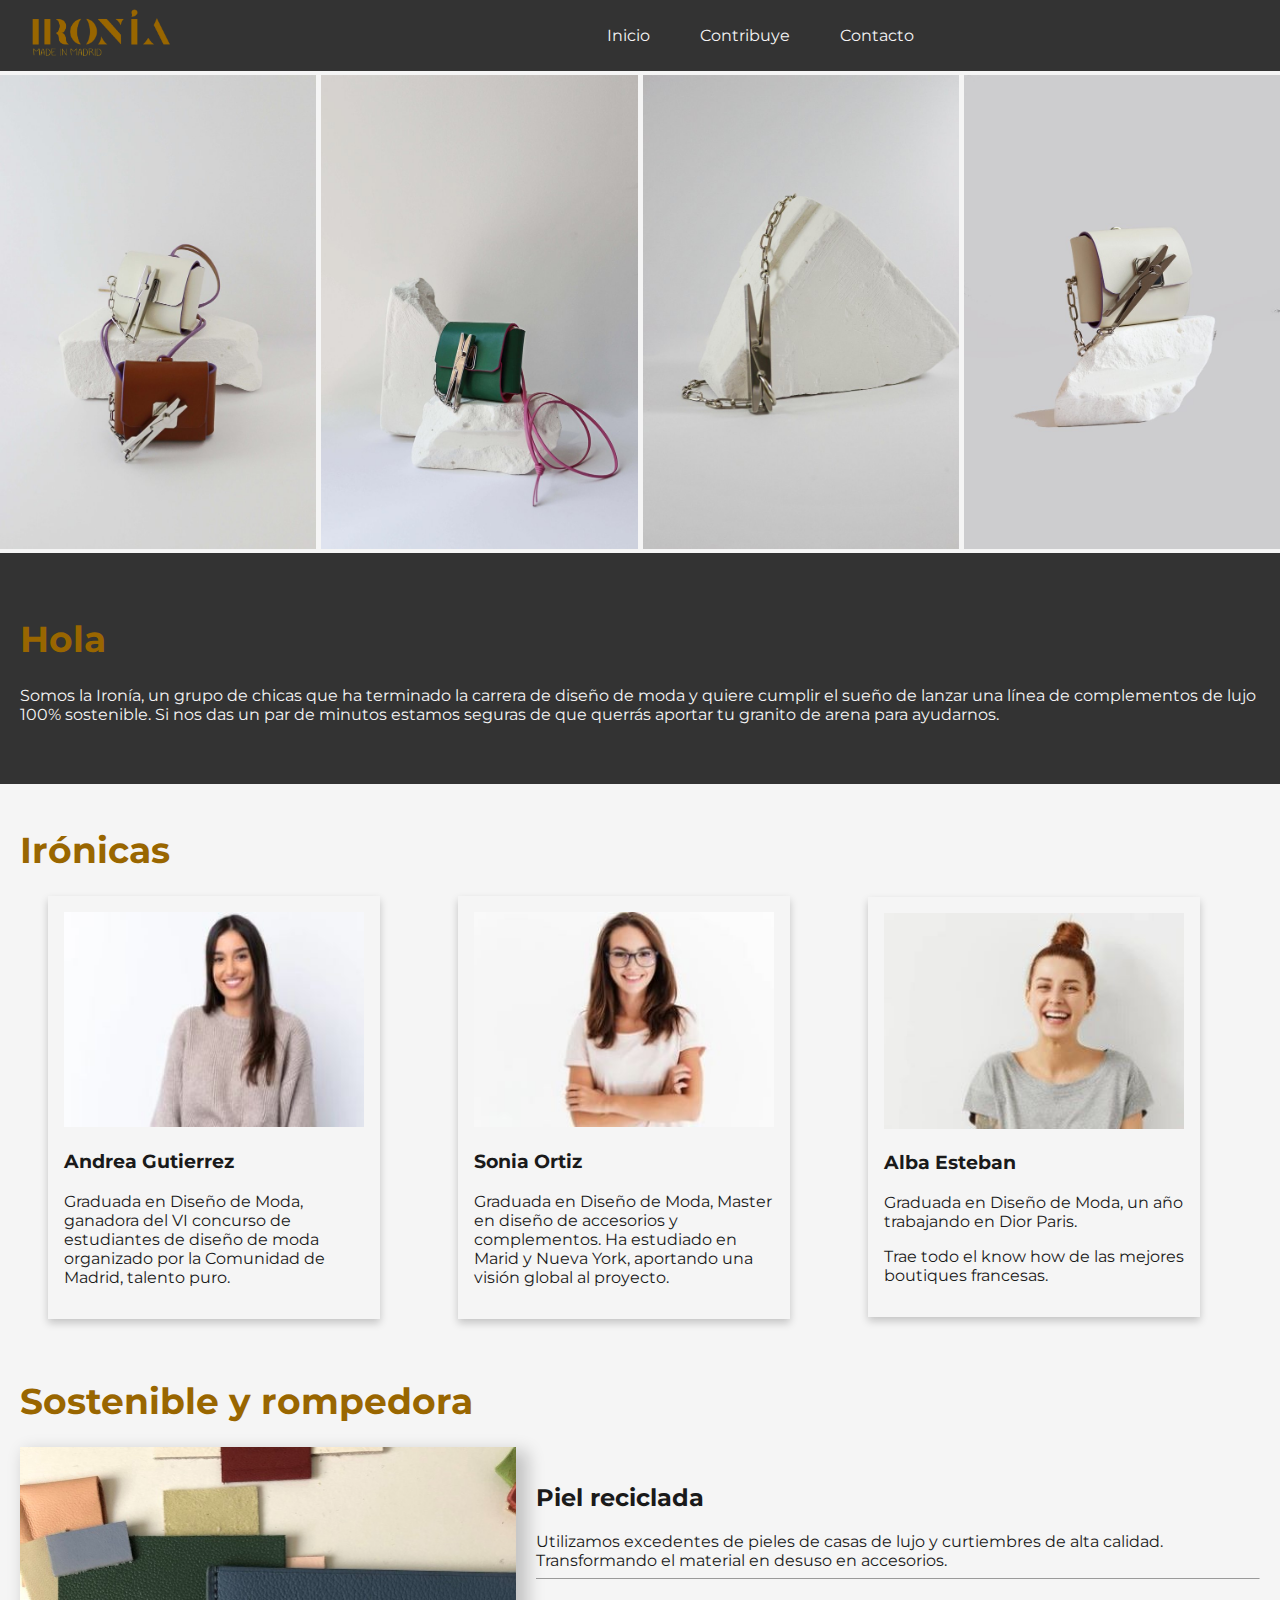
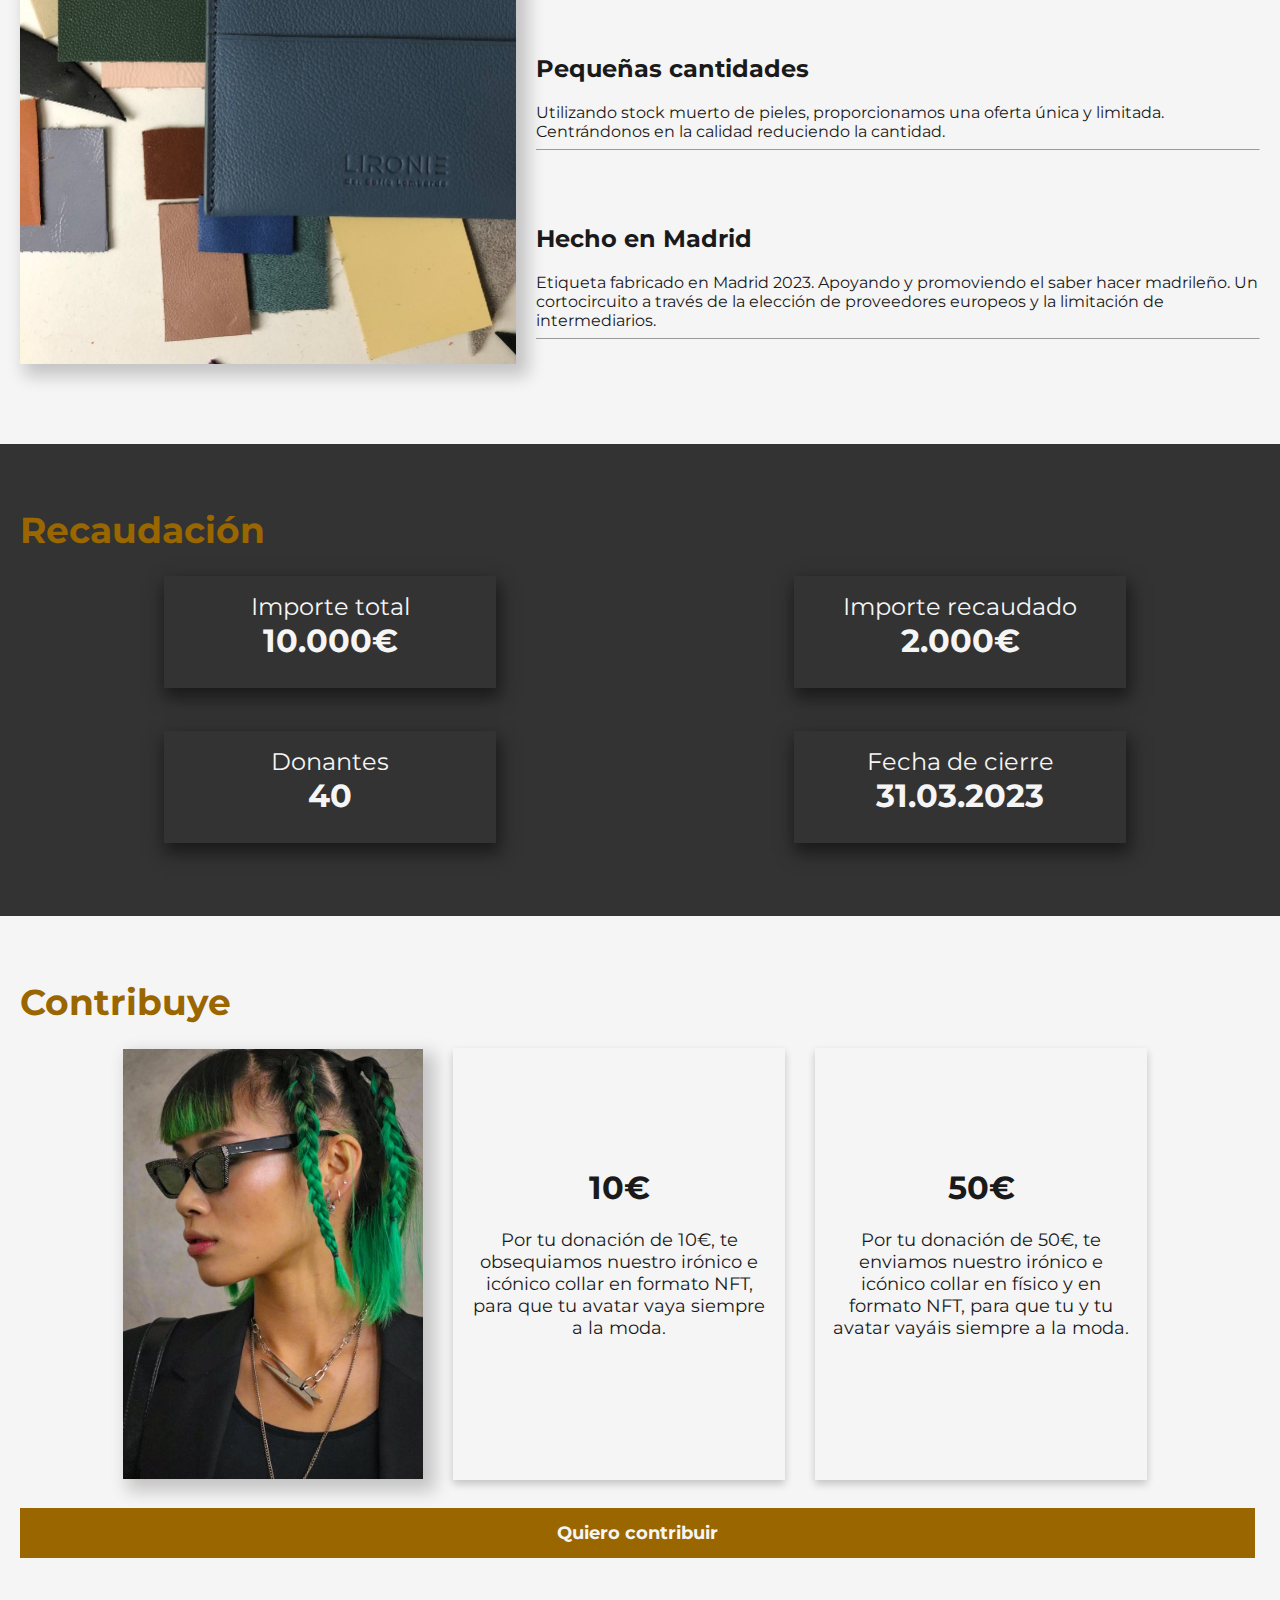
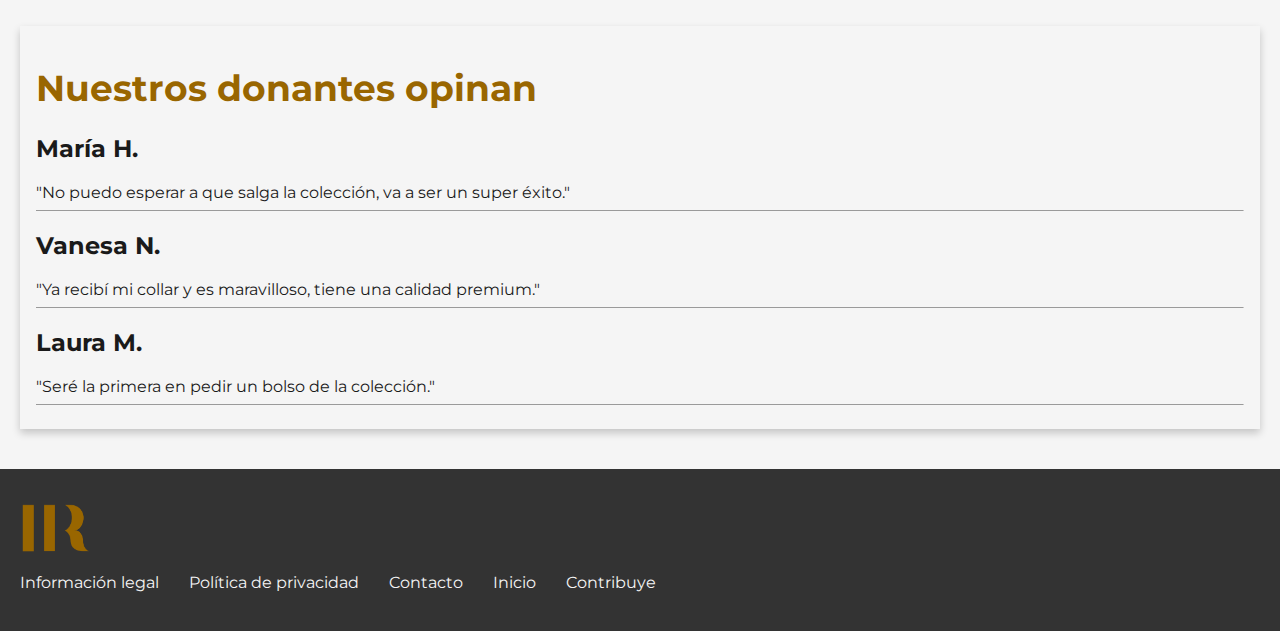
<file: index.html>
<!DOCTYPE html>
<html lang="es">
  <head>
    <meta charset="utf-8" />
    <link rel="icon" type="image/x-icon" href="/logo corto.png" />
    <title>IRONÍA</title>
    <link rel="stylesheet" href="styles.css">
  </head>

  <body>
    <header>
      <div class="nombre"> <img src="./logo3.png" alt="logo" width="150px"/> </div>
      <nav>
        <ul>
          <li> <a href="#top"> Inicio </a> </li>
          <li> <a href="/form.html" target="_self"> Contribuye </a> </li>
          <li> <a href="mailto:info@ironia.es"> Contacto</a> </li>
        </ul>
      </nav>
      <br/>
    </header>

    <main>
      <div class="fotos">
        <div class="column"><img src="/2.jpg" alt="2" style="width:100%"/></div> 
        <div class="column"><img src="/4.jpg" alt="4" style="width:100%"/> </div>
        <div class="column"><img src="/6.jpg" alt="6" style="width:100%"/> </div>
        <div class="column"><img src="/3.jpg" alt="3" style="width:100%"/> </div>
      </div>

      <div class="hola">
        <div class="subt"> <h1>Hola</h1> </div>
        <div> Somos la Ironía, un grupo de chicas que ha terminado la carrera de diseño de moda y 
            quiere cumplir el sueño de lanzar una línea de complementos de lujo
            100% sostenible. Si nos das un par de minutos
            estamos seguras de que querrás aportar tu granito de arena para ayudarnos.</div>
      </div>

      <div class="ironicas">
        <div class="subt"><h1>Irónicas</h1></div>
        <div class="cardcontainer">
          <div class="column2">
            <div class="card">
              <img src="/andrea.jpg" alt="Andrea" style="width:100%"/>
              <div class="title"> <h3>Andrea Gutierrez</h3> 
              <p> Graduada en Diseño de Moda, ganadora del VI concurso de estudiantes 
                de diseño de moda organizado por la Comunidad de Madrid, talento puro.</p> 
            </div>
            </div>    
          </div>

          <div class="column2">
            <div class="card">
              <img src="/sonia.jpg" alt="Sonia" style="width:100%"/>
              <div class="title"> <h3>Sonia Ortiz</h3> 
              <p>Graduada en Diseño de Moda, Master en diseño de accesorios y complementos.
              Ha estudiado en Marid y Nueva York, aportando una visión global al proyecto.</p> 
              </div> 
            </div>
          </div>

          <div class="column2">
            <div class="card">
              <img src="/alba.jpg" alt="Alba" style="width:100%"/>
              <div class="title"> <h3> Alba Esteban </h3> 
              <p>Graduada en Diseño de Moda, un año trabajando en Dior Paris.</p>
              <p>Trae todo el know how de las mejores boutiques francesas. </p> 
              </div>   
            </div>
          </div>
        </div>
      </div>

      <div class="lema">
          <div class="subt"><h1>Sostenible y rompedora</h1></div>
          <div class="leather">
            <img src="/leather.jpeg" alt="pieles" width="40%" class="piel">
            <div class="container1">
              <div class="rtb"> <h2>Piel reciclada </h2> 
              <div>  Utilizamos excedentes de pieles de casas de lujo y curtiembres de alta calidad. 
               Transformando el material en desuso en accesorios. </div>
              <hr size="1">
              </div>
            
              <div class="rtb"> <h2> Pequeñas cantidades </h2> 
              <div>  Utilizando stock muerto de pieles, proporcionamos una oferta única y limitada.  
              Centrándonos en la calidad reduciendo la cantidad. </div>    
              <hr size="1">
              </div>

              <div class="rtb"> <h2> Hecho en Madrid </h2>
              <div> Etiqueta fabricado en Madrid 2023.
               Apoyando y promoviendo el saber hacer madrileño. Un cortocircuito a través de la elección 
               de proveedores europeos y la limitación de intermediarios.</div>
              <hr size="1">
              </div>
            </div>
          </div>
      </div>

      <div class="recaudacion">
        <div class="subt"> <h1>Recaudación</h1> </div>
        <div class="container2">
          <div class="box">
            <div> Importe total </div>
            <div class="euro"> <b>10.000€ </b> </div>
          </div>
          <div class="box">
            <div> Importe recaudado </div>
            <div class="euro"> <b>2.000€ </b> </div>
          </div>
          <div class="box">
            <div> Donantes </div>
            <div class="euro"> <b>40</b> </div>
          </div>
          <div class="box">
            <div> Fecha de cierre </div>
            <div class="euro"> <b> 31.03.2023 </b> </div>
          </div>
        </div>
      </div>

      <div class="contribuye">
        <div class="subt"> <h1>Contribuye</h1> </div>
        <div class="container3">
          <img src="/5.jpg" alt="collar" width="300px" height="430px" class="piel"/>
          <div class="conteuro">
            <div class="euro"> <b>10€ </b> </div>
            </br>
            <div> Por tu donación de 10€, te obsequiamos nuestro irónico e icónico collar en formato NFT, 
            para que tu avatar vaya siempre a la moda.  </div>
          </br>
          </div>
          <div class="conteuro">
            <div class="euro"> <b>50€ </b> </div>
            </br>
            <div> Por tu donación de 50€, te enviamos nuestro irónico e icónico collar en físico y en formato NFT, 
            para que tu y tu avatar vayáis siempre a la moda.  </div>    
            </br>
          </div>
          </br>
        </div>
        <a href="/form.html"> <button> Quiero contribuir </button> </a>
      </div>

      <div class="donantes">
        <div class="subt"> <h1>Nuestros donantes opinan </h1> </div>
        <div class="container4">
          <div class="rtb"> <h2>María H. </h2> </div>
          <div> "No puedo esperar a que salga la colección, va a ser un super éxito." </div>
          <hr size="1">
          <div class="rtb"> <h2>Vanesa N. </h2> </div>
          <div> "Ya recibí mi collar y es maravilloso, tiene una calidad premium." </div>
          <hr size="1">
          <div class="rtb"> <h2>Laura M. </h2> </div>
          <div> "Seré la primera en pedir un bolso de la colección." </div>
          <hr size="1">

    </main>

    <footer>
    </br>
        <div class="nombre"> <img src="./logo corto.png" alt="logo" width="100px"/> </div>
        <div class="container5">
          <div class="foot"> <a href=""> Información legal </a> </div>
          <div class="foot"> <a href=""> Política de privacidad </a> </div>
          <div class="foot"><a href="mailto:info@ironia.es"> Contacto</a> </div> 
          <div class="foot"> <a href="#top"> Inicio </a> </div>
          <div class="foot"> <a href="/form.html" target="_blank"> Contribuye </a> </div>
      </div>
    </br>
    </footer>

    </body>
</html>
</file>
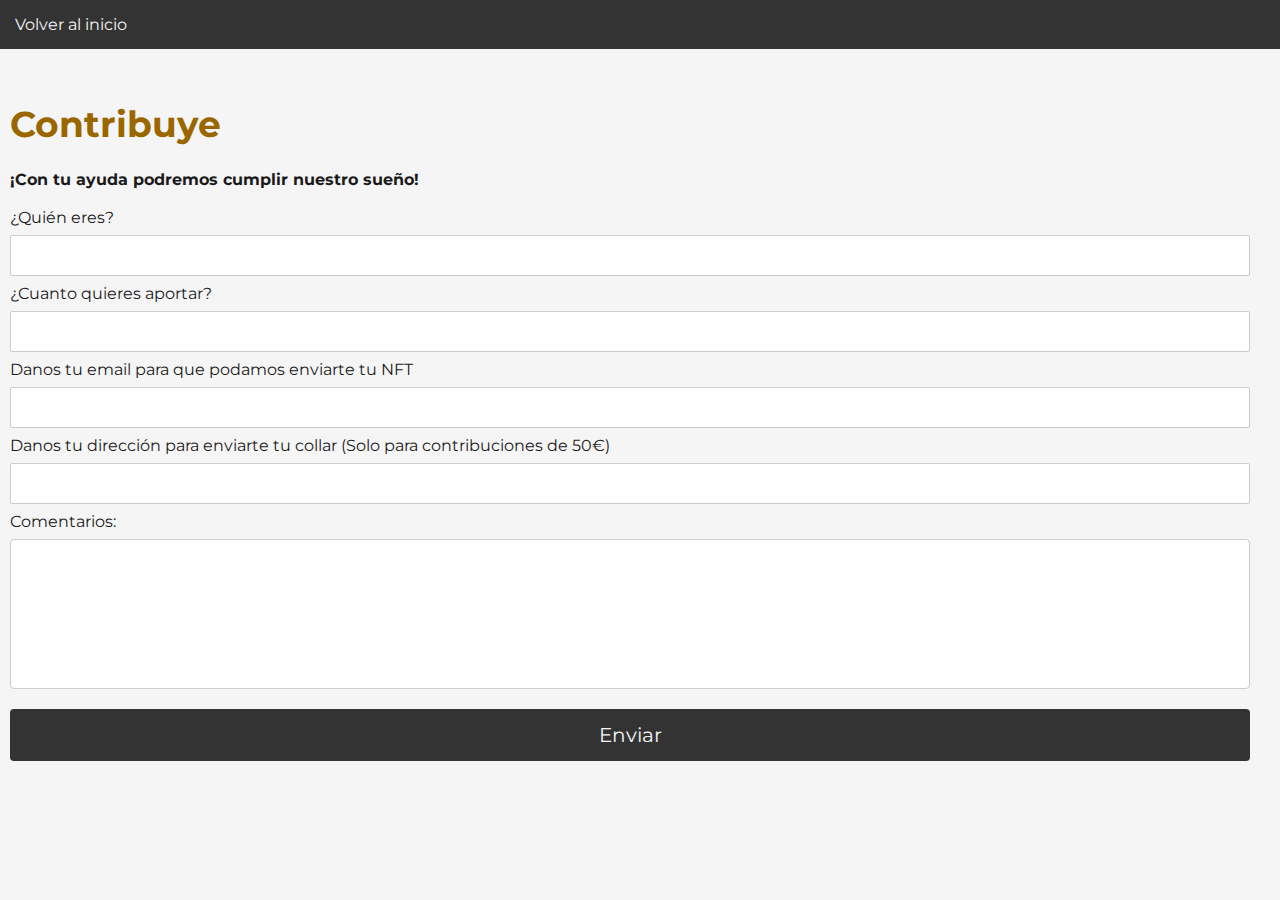
<file: form.html>
<!DOCTYPE html>
<html lang="es">
  <head>
    <meta charset="utf-8" />
    <link rel="icon" type="image/x-icon" href="/logo.jpg" />
    <link rel="stylesheet" href="../styles.css">
    <title>Ironía</title>
  </head>
  <body>
    
    <div class="volver">
    <a href="/index.html" target="_self"> Volver al inicio </a>
    </div>
    
    <div class="form">
      <div class="pregun">
      </br>
      <div class="subt"> <h1>Contribuye</h1></div>
        <div> <b>¡Con tu ayuda podremos cumplir nuestro sueño!</b></div>
        </br>

        <div>
          <label for="name">¿Quién eres?</label>
          <br/>
          <input type="text" name="name" id="name" required />
          </br>
          <label for="aporte"> ¿Cuanto quieres aportar? </label>
          <br/>
          <input type="text" name="aporte" id="aporte" required />
          <br/>
          <label for="email"> Danos tu email para que podamos enviarte tu NFT </label>
          <br/>
          <input type="text" name="email" id="email" required />
          <br/>
          <label for="direc"> Danos tu dirección para enviarte tu collar (Solo para contribuciones de 50€) </label>
          <br/>
          <input type="text" name="direc" id="direc"/>
          <br/>
          <label for="cuentame">Comentarios:</label>
          <br/>
          <textarea type="text" name="cuentame" id="cuentame"> </textarea>
          <br />
          <input type="submit" value="Enviar" />
      </div>
    </div>
  </body>
</html>
</file>
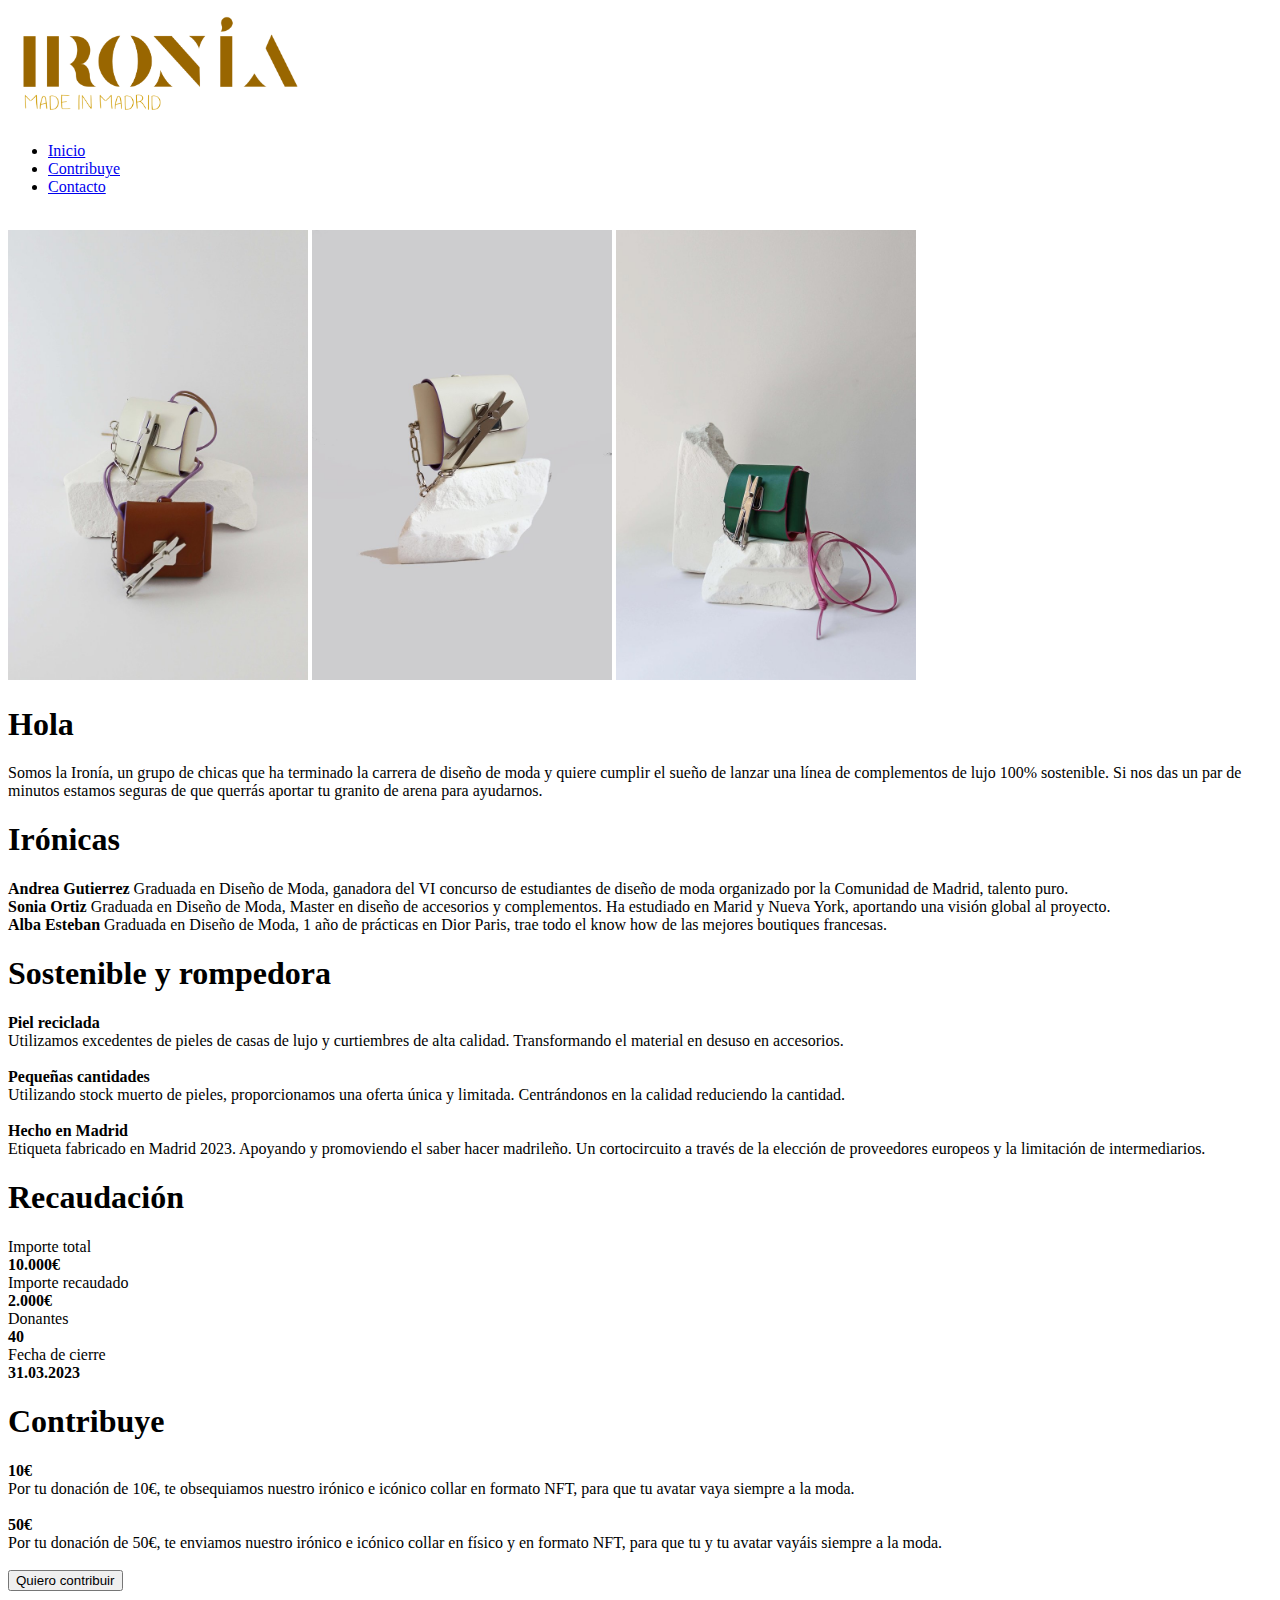
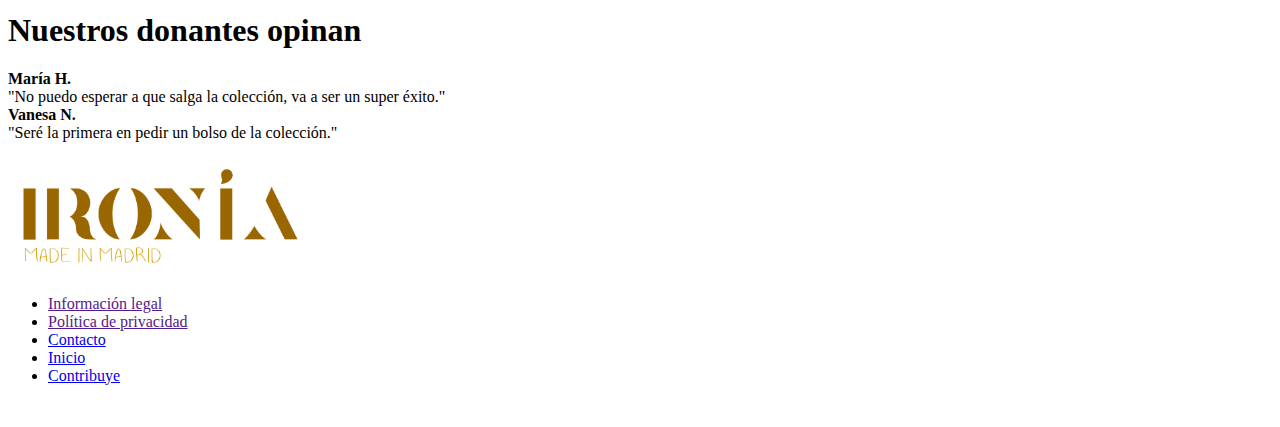
<file: solo html.html>
<!DOCTYPE html>
<html lang="es">
  <head>
    <meta charset="utf-8" />
    <link rel="icon" type="image/x-icon" href="/logo corto.png"/>
    <title>Ironía</title>
  </head>

  <body>
    <header>
      <img src="./logo3.png" alt="logo" width="300px"/> 
      <nav>
        <ul>
          <li> <a href="#top"> Inicio </a> </li>
          <li> <a href="/form.html" target="_blank"> Contribuye </a> </li>
          <li> <a href="mailto:info@ironia.es"> Contacto</a> </li>
        </ul>
      </nav>
      <br/>
    </header>

    <main>
      <div class="fotos">
        <img src="/2.jpg" alt="2"/ width="300px">
        <img src="/3.jpg" alt="2"/ width="300px">
        <img src="/4.jpg" alt="2"/ width="300px">
      </div>

      <div class="hola">
        <div class="subt"> <h1>Hola</h1> </div>
        <div> Somos la Ironía, un grupo de chicas que ha terminado la carrera de diseño de moda y 
            quiere cumplir el sueño de lanzar una línea de complementos de lujo
            100% sostenible. Si nos das un par de minutos
            estamos seguras de que querrás aportar tu granito de arena para ayudarnos. </div>
      </div>

      <div class="ironicas">
        <div class="subt"><h1>Irónicas</h1></div>
        <div> <b>Andrea Gutierrez</b> Graduada en Diseño de Moda, ganadora del VI concurso 
          de estudiantes de diseño de moda organizado por la Comunidad de Madrid, talento puro. </div>    
        <div> <b>Sonia Ortiz</b> Graduada en Diseño de Moda, Master en diseño de accesorios y complementos.
        Ha estudiado en Marid y Nueva York, aportando una visión global al proyecto. </div>   
        <div> <b> Alba Esteban </b> Graduada en Diseño de Moda, 1 año de prácticas en Dior Paris,
        trae todo el know how de las mejores boutiques francesas. </div>   
      </div>

      <div class="lema">
        <div class="subt"><h1>Sostenible y rompedora</h1></div>
        <div class="container1">
            <div class="rtb"> <b>Piel reciclada </b> </div>
            <div>  Utilizamos excedentes de pieles de casas de lujo y curtiembres de alta calidad. 
               Transformando el material en desuso en accesorios. </div>
            </br>
            <div class="rtb"> <b> Pequeñas cantidades </b> </div>
            <div>  Utilizando stock muerto de pieles, proporcionamos una oferta única y limitada.  
               Centrándonos en la calidad reduciendo la cantidad. </div>    
            </br>    
            <div class="rtb"> <b> Hecho en Madrid </b> </div>
            <div> Etiqueta fabricado en Madrid 2023.
               Apoyando y promoviendo el saber hacer madrileño. Un cortocircuito a través de la elección 
               de proveedores europeos y la limitación de intermediarios.</div>
        </div>
      </div>

      <div class="recaudacion">
        <div class="subt"> <h1>Recaudación</h1> </div>
        <div class="container2">
          <div> Importe total </div>
          <div class="euro"> <b>10.000€ </b> </div>
          <div> Importe recaudado </div>
          <div class="euro"> <b>2.000€ </b> </div>
          <div> Donantes </div>
          <div class="euro"> <b>40</b> </div>
          <div> Fecha de cierre </div>
          <div class="euro"> <b> 31.03.2023 </b> </div>
        </div>
      </div>

      <div class="contribuye">
        <div class="subt"> <h1>Contribuye</h1> </div>
        <div class="container2">
          <div class="euro"> <b>10€ </b> </div>
          <div> Por tu donación de 10€, te obsequiamos nuestro irónico e icónico collar en formato NFT, 
          para que tu avatar vaya siempre a la moda.  </div>
          </br>
          <div class="euro"> <b>50€ </b> </div>
          <div> Por tu donación de 50€, te enviamos nuestro irónico e icónico collar en físico y en formato NFT, 
          para que tu y tu avatar vayáis siempre a la moda.  </div>    
          </br>
          <a href="/form.html"> <button> Quiero contribuir </button> </a>
          </br>
        </div>
      </div>

      <div class="donantes">
        <div class="subt"> <h1>Nuestros donantes opinan </h1> </div>
        <div class="container2">
          <div class="euro"> <b>María H. </b> </div>
          <div> "No puedo esperar a que salga la colección, va a ser un super éxito." </div>
          <div class="euro"> <b>Vanesa N. </b> </div>
          <div> "Seré la primera en pedir un bolso de la colección." </div>

    </main>

    <footer>
    </br>
        <div> 
          <img src="./logo3.png" alt="logo" width="300px"/> 
          <ul>
            <li> <a href=""> Información legal </a> </li>
            <li> <a href=""> Política de privacidad </a> </li>
            <li> <a href="mailto:info@ironia.es"> Contacto</a> </li>
            <li> <a href="#top"> Inicio </a> </li>
            <li> <a href="/form.html" target="_blank"> Contribuye </a> </li>
          </ul>
        </div>
    </br>
    </footer>

    </body>
</html>
</file>
<file: styles.css>
@import url('https://fonts.googleapis.com/css2?family=Montserrat:wght@300&family=Raleway:wght@200&display=swap');

::-webkit-scrollbar {
    width: 5px;
    background: #e4e9f2;
}

::-webkit-scrollbar-track {
    background: #e4e9f2; 
}

::-webkit-scrollbar-thumb {
    background: whitesmoke; 
}

::-webkit-scrollbar-thumb:hover {
    background: #996600; 
}


body{
    background-color: whitesmoke; 
    color: #1a1a1a; 
    font-family: 'Montserrat', sans-serif;
    margin: 0px 0px 0px 0px;
}

ul{
    display: flex;
    flex-direction: row;
    Justify-content: space-between;
    gap: 50px;
    list-style: none;
}

li:hover{
    font-weight: bold;
    }

header{
    display: flex;
    flex-direction: row;
    Justify-content: space-between;
    align-items: center;
    align-content: center;
    background-color:#333333;
    padding-left: 20px;
    color:whitesmoke;
    height:fit-content;
    position:fixed;
    top:0;
    width:100%;
}    

a{
    color:whitesmoke;
    text-decoration:none;
    }

.nombre{
    padding:5px 5px;
}

.column{
float:left;
width:25%;
}

.fotos{
    display:flex;
    flex-direction:row;
    Justify-content: flex-start;
    align-items: center;
    align-content: stretch;
    margin:75px 0px 0px 0px;
    object-fit:contain;
    gap:5px;
    }


.subt{
    color:#996600;
    font-weight: bold;
    font-size: 18px;
}

.hola{
    padding:40px 20px 60px 20px;
    background-color: #333333;
    color:whitesmoke;
}

.ironicas{
    padding:20px 20px 0px 20px;
}

.card {
    box-shadow: 0 4px 8px 0 rgba(0, 0, 0, 0.2);
    padding:16px;
    min-height:350px;
    max-width:300px;
  }

.cardcontainer{
    display: flex;
    flex-direction: row;
    Justify-content: flex-start;
    gap:30px;
    align-items: center;
    align-content: center;
    padding:0px 20px 20px 20px;
}
.container1{
    display: flex;
    flex-direction: column;
    Justify-content: space-evenly;
    gap:30px;
    align-items: center;
    padding:0px 0px 0px 20px;
}

.leather{
    display: flex;
    flex-direction:row;
}

.piel{
  box-shadow: 8px 8px 16px 4px rgba(0, 0, 0, 0.2);
}

.lema{
    padding:0px 20px 80px 20px;
}


.recaudacion{
    padding:40px 20px 40px 20px;
    background-color: #333333;
}

.container2{
height:300px;
display: grid;
grid-template-columns: 50% 50%;
grid-template-rows: 1fr 1fr;
grid-gap:10px;
align-content: space-evenly;
justify-items: center;
align-items:start;
color:whitesmoke;
}

.box{
font-size: 24px;
justify-items: center;
box-shadow: 2px 8px 16px 2px #1a1a1a;
padding:16px;
height:80px;
width: 300px;
text-align: center;
vertical-align:middle;
}

.euro{
    font-size: 32px;
}

.contribuye{
    padding:40px 0px 40px 20px;
}

.container3{
    display: flex;
    flex-direction: row;
    gap:30px;
    align-items: center;
    Justify-content: center;
    padding:0px 0px 20px 0px;
}

.conteuro{
    display:flex;
    flex-direction: column;
    align-items: center;
    Justify-content: center;
    text-align: center;
    box-shadow: 0 4px 8px 0 rgba(0, 0, 0, 0.2);
    padding:16px;
    height:400px;
    width: 300px;
    vertical-align: middle;
    font-size: 18px;
}

button{
    width: 98%;
    background-color:#996600;
    color:whitesmoke;
    padding: 14px 20px;
    margin: 8px 0;
    border: none;
    cursor: pointer;
    font-family: 'Montserrat', sans-serif;
    font-size: 18px;
    font-weight: bold;
}

.donantes{
    margin:20px 20px 40px 20px;
    box-shadow: 0 4px 8px 0 rgba(0, 0, 0, 0.2);
    padding:16px;
}

footer{
    background-color:#333333;
    padding:0px 20px 0px 0px;
    width:100%;
}

.container5{
    display: flex;
    flex-direction: row;
    Justify-content: flex-start;
    gap:30px;
    align-items: center;
    align-content: center;
    padding:0px 20px 20px 20px;
}

.column2{
    float: left;
    width: 33.3%;
    margin-bottom: 16px;
    padding: 0 8px;
}

.foot:hover{
    font-weight: bold;
    }

/* formato del form */

.form{
    padding: 0px 20px 60px 0px;
    background-color: whitesmoke;
}

.volver{
    background-color:#333333;
    padding: 15px;
  }

.pregun{
    margin: 10px 10px 10px 10px;
}

input[type=text], select {
    width: 100%;
    padding: 12px 20px;
    margin: 8px 0;
    display: inline-block;
    border: 1px solid #ccc;
    border-radius: 2px;
    box-sizing: border-box;
}

textarea {
    width: 100%;
    height: 150px;
    padding: 12px 20px;
    margin: 8px 0;
    box-sizing: border-box;
    border: 1px solid #ccc;
    border-radius: 4px;
    resize: none;    
}

input[type=submit] {
    width: 100%;
    background-color: #333333;
    color:whitesmoke;
    padding: 14px 20px;
    margin: 8px 0;
    border: none;
    border-radius: 4px;
    cursor: pointer;
    font-family: 'Montserrat', sans-serif;
    font-size: 20px;
}
</file>
